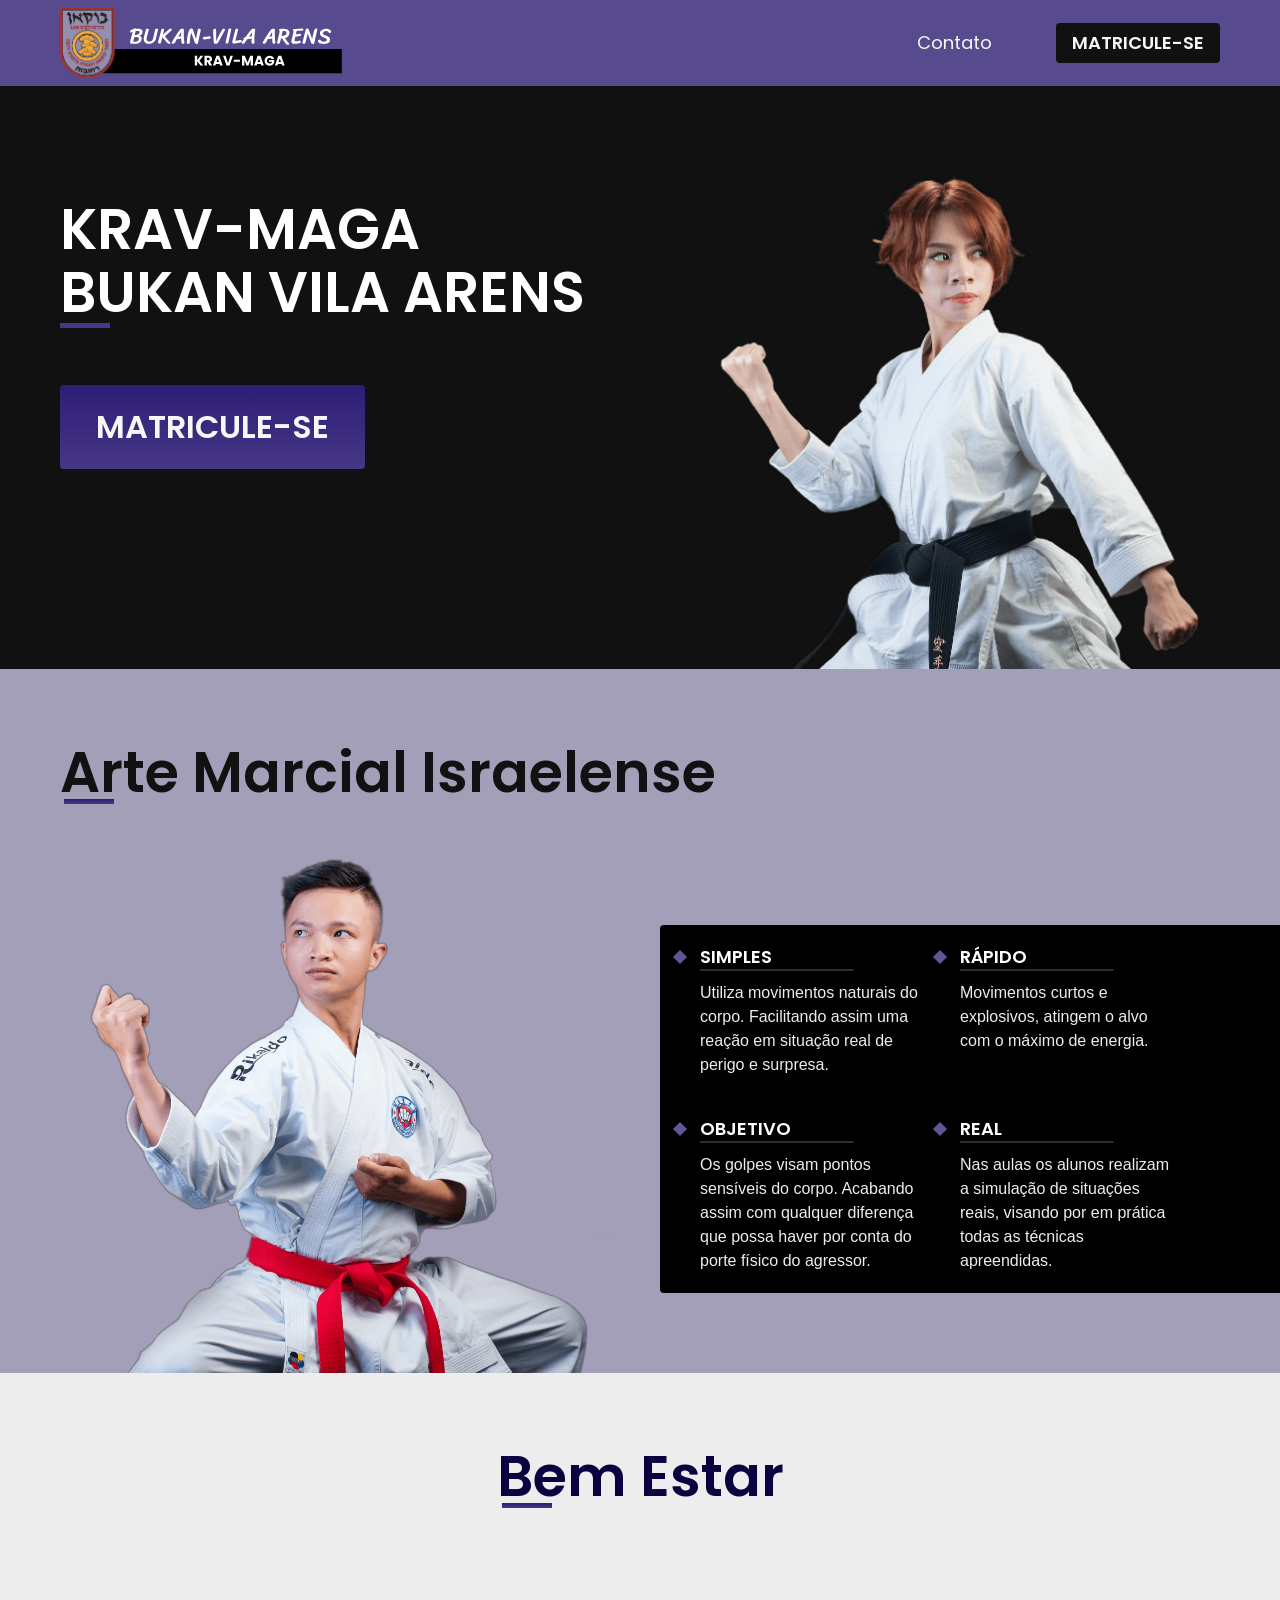
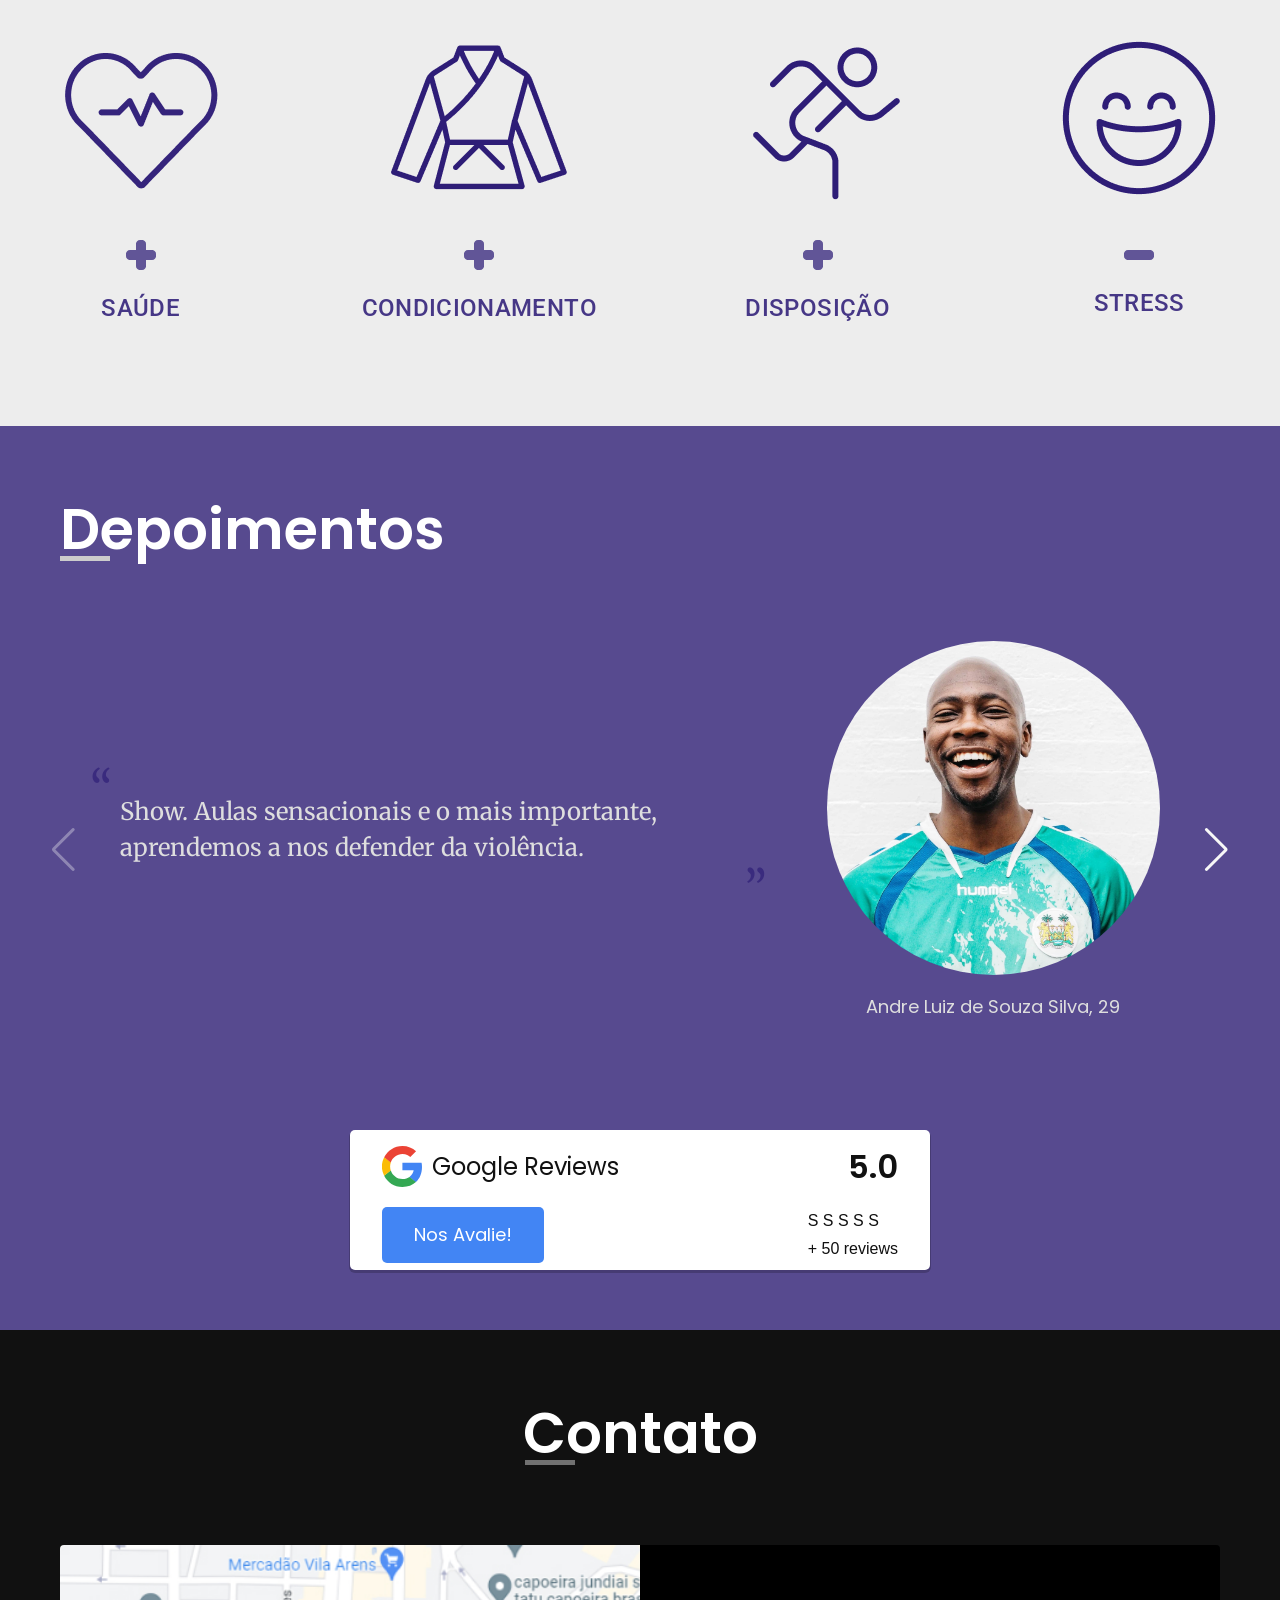
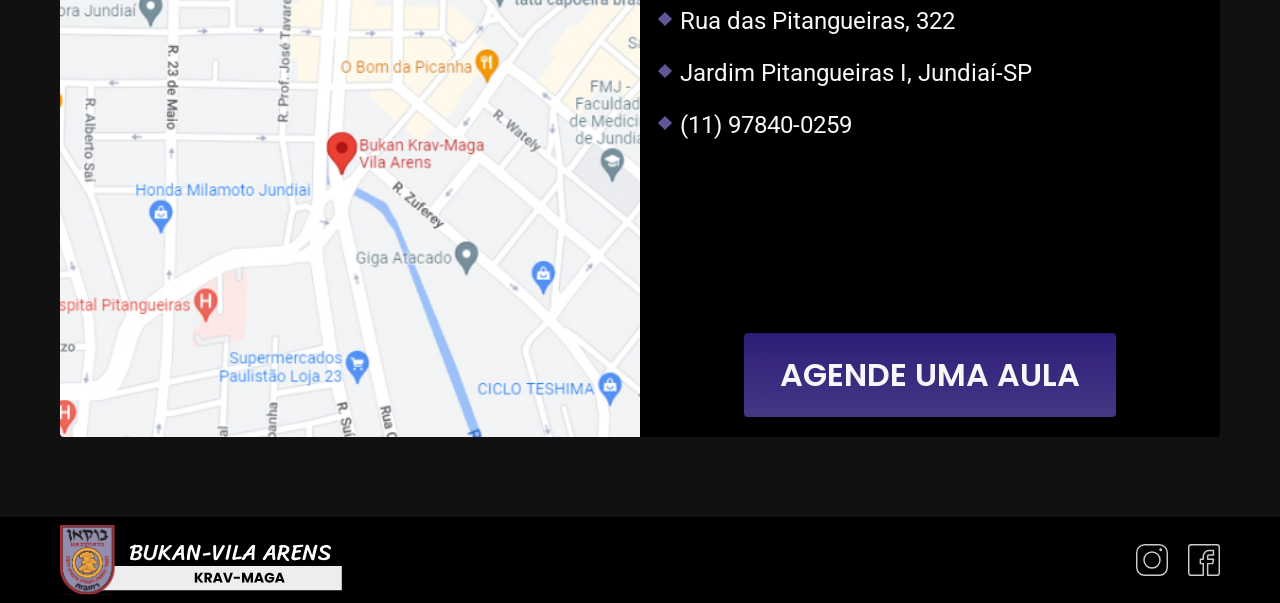
<file: index.html>
<!DOCTYPE html>
<html lang="en">

<head>
  <meta charset="UTF-8">
  <meta http-equiv="X-UA-Compatible" content="IE=edge">
  <meta name="viewport" content="width=device-width, initial-scale=1.0">
  <link rel="icon" type="image/x-icon" href="./img/icon.ico">
  <link rel="preconnect" href="https://fonts.googleapis.com">
  <link rel="preconnect" href="https://fonts.gstatic.com" crossorigin>
  <link href="https://fonts.googleapis.com/css2?family=Merriweather:ital,wght@1,900&family=Poppins:wght@400;600&family=Roboto:wght@500&display=swap" rel="stylesheet">
  <link rel="stylesheet" href="./style.css">
  <link rel="stylesheet" href="https://cdn.jsdelivr.net/npm/swiper@11/swiper-bundle.min.css" />
  <title>Bukan Vila Arens - Krav Maga</title>
</head>

<body>
  <div class="header-fino-bg">
    <div class="header-fino container">
      <img src="./img/logo-mini.png" alt="">
      <a href="https://venda.nextfit.com.br/84975d6c-fbd7-4f1c-8184-515aad8ee9af/contratos" class="botao-header font-1-s">Matricule-se</a>
    </div>
  </div>
  <header class="header-bg">
    <div class="header container">
      <img src="./img/logo.svg" alt="">
      <nav>
        <ul>
          <li class="contato-button"><a href="#contato" class="font-1-m">Contato</a></li>
          <li><a href="https://venda.nextfit.com.br/84975d6c-fbd7-4f1c-8184-515aad8ee9af/contratos" class="botao-header font-1-m-b">Matricule-se</a></li>
        </ul>
      </nav>
    </div>
  </header>


  <main class="banner-bg">
    <div class="banner container">
      <div class="banner-conteudo">
        <h1 class="font-1-xxl cor-0">KRAV-MAGA BUKAN VILA ARENS</h1>
        <a href="https://venda.nextfit.com.br/84975d6c-fbd7-4f1c-8184-515aad8ee9af/contratos" class="botao-primario font-1-xl cor-1">matricule-se</a>
      </div>
      <img src="./img/intro.png" alt="">
    </div>
  </main>

  <article class="defesa-bg">
    <div class="defesa container">
      <h1 class="font-1-xxl cor-11">Arte Marcial Israelense</h1>
      <div class="defesa-conteudo">
        <img src="./img/defesa.png" alt="">
        <div class="defesa-texto">
          <div class="defesa-texto-item">
            <h2 class="font-1-m-b">SIMPLES</h2>
            <p class="font-2-s">Utiliza movimentos naturais do corpo. Facilitando assim uma reação em situação real de perigo e surpresa.</p>
          </div>
          <div class="defesa-texto-item">
            <h2 class="font-1-m-b">RÁPIDO</h2>
            <p class="font-2-s">Movimentos curtos e explosivos, atingem o alvo com o máximo de energia.</p>
          </div>
          <div class="defesa-texto-item">
            <h2 class="font-1-m-b">OBJETIVO</h2>
            <p class="font-2-s">Os golpes visam pontos sensíveis do corpo. Acabando assim com qualquer diferença que possa haver por conta do porte físico do agressor.</p>
          </div>
          <div class="defesa-texto-item">
            <h2 class="font-1-m-b">REAL</h2>
            <p class="font-2-s">Nas aulas os alunos realizam a simulação de situações reais, visando por em prática todas as técnicas apreendidas.</p>
          </div>
        </div>
      </div>
    </div>

  </article>

  <article class="bem-estar-bg">
    <div class="bem-estar">
      <h1 class="font-1-xxl cor-p10 container">Bem Estar</h1>
      <div class="bem-estar-conteudo">
        <div>
          <img src="./img/bem-estar/bemestar1.png" alt="">
          <h3 class="font-2-l-b cor-p8">Saúde</h3>
        </div>
        <div>
          <img src="./img/bem-estar/bemestar2.png" alt="">
          <h3 class="font-2-l-b cor-p8">Condicionamento</h3>
        </div>
        <div>
          <img src="./img/bem-estar/bemestar3.png" alt="">
          <h3 class="font-2-l-b cor-p8">Disposição</h3>
        </div>
        <div>
          <img src="./img/bem-estar/bemestar4.png" alt="">
          <h3 class="font-2-l-b cor-p8">Stress</h3>
        </div>
      </div>
    </div>
  </article>

  <div class="depoimento-bg">
    <h1 class="font-1-xxl cor-0 container">Depoimentos</h1>
    <div class="swiper mySwiper container">
      <div class="swiper-wrapper">
        <div class="swiper-slide">
          <div class="depoimento-detalhe">
            <blockquote class="font-1-l cor-3">
              <p>Show. Aulas sensacionais e o mais importante, aprendemos a nos defender da violência.</p>
            </blockquote>
            <div class="depoimento-pessoa">
              <img src="./img/depoimentos/pessoas/1.jpg" alt="">
              <p class="font-1-m cor-3">Andre Luiz de Souza Silva, 29</p>
            </div>
          </div>
        </div>
        <div class="swiper-slide">
          <div class="depoimento-detalhe">
            <blockquote class="font-1-l cor-3">
              <p>Sua expertise e abordagem dedicada ao ensino desta arte de defesa pessoal são notáveis. Sua paixão por transmitir habilidades práticas e promover a confiança é verdadeiramente inspiradora.</p>
            </blockquote>
            <div class="depoimento-pessoa">
              <img src="./img/depoimentos/pessoas/2.jpg" alt="">
              <p class="font-1-m cor-3">Rafaella, 32</p>
            </div>
          </div>
        </div>
        <div class="swiper-slide">
          <div class="depoimento-detalhe">
            <blockquote class="font-1-l cor-3">
              <p>Sua habilidade em ensinar técnicas de autodefesa com eficiência e foco é admirável. Agradeço por compartilhar seu conhecimento e nos capacitar a enfrentar desafios com coragem e segurança</p>
            </blockquote>
            <div class="depoimento-pessoa">
              <img src="./img/depoimentos/pessoas/3.jpg" alt="">
              <p class="font-1-m cor-3">Glauco, 45</p>
            </div>
          </div>
        </div>
        <div class="swiper-slide">
          <div class="depoimento-detalhe">
            <blockquote class="font-1-l cor-3">
              <p>Professor, sua abordagem no ensino de Krav Maga vai além das técnicas, é um verdadeiro guia para o autodesenvolvimento. Obrigado por nos orientar não apenas na defesa pessoal, mas também no fortalecimento mental e físico. Você faz a diferença nas vidas de seus alunos.</p>
            </blockquote>
            <div class="depoimento-pessoa">
              <img src="./img/depoimentos/pessoas/4.jpg" alt="">
              <p class="font-1-m cor-3">Fernanda, 19</p>
            </div>
          </div>
        </div>
      </div>
      <div class="swiper-button-next"></div>
      <div class="swiper-button-prev"></div>
    </div>
    <div class="google container">
      <div class="google-review">
        <div class="google-nota">
          <div class="google-logo">
            <img src="./img/google.svg" alt="" width="40px">
            <p class="font-1-l">Google Reviews</p>
          </div>
          <p class="font-1-xl">5.0</p>
        </div>
        <div class="google-user">
          <a href="" class="font-1-m">
            <div class="google-button">
              Nos Avalie!
            </div>
          </a>
          <div class="google-stars">
            <span>S S S S S</span>
            <p>+ 50 reviews</p>
          </div>
        </div>
      </div>
    </div>
  </div>

  <article class="contato-bg">
    <div id="contato" class="contato container">
      <h1 class="font-1-xxl cor-0 container">Contato</h1>
      <div class="contato-conteudo">
        <div>
          <img src="./img/mapa/mapa.jpg" alt="">
        </div>
        <div class="contato-detalhes">
          <ul>
            <li class="font-2-l">
              Rua das Pitangueiras, 322
            </li>
            <li class="font-2-l">
              Jardim Pitangueiras I, Jundiaí-SP
            </li>
            <li class="font-2-l">
              (11) 97840-0259
            </li>
          </ul>
          <div>
            <a href=" https://agendamento.nextfit.com.br/9d286d6a-3366-4087-a16e-9884ce98c8f1" class="botao-primario font-1-xl cor-1">AGENDE UMA AULA</a>
          </div>
        </div>
      </div>
    </div>

  </article>
  <a href="https://wa.me/5511947902909">

    <div class="whatsapp-bg">
      <div class="whatsapp ">
        <div class="whatsapp-conteudo">
          <div class="whatsapp-img">
            <img src="./img/icons8-whatsapp.svg" alt="">
          </div>
          <p class="font-1-m">Fale Conosco</p>
        </div>
      </div>
    </div>
  </a>

  <footer class="footer-bg">
    <div class="container footer">
      <img src="./img/logo-branco.svg" alt="">
      <ul>
        <li><a href="https://www.instagram.com/bukan.jundiai.vilaarens/"><img src="./img/sociais/instagram.svg" alt=""></a></li>
        <li><a href="https://www.facebook.com/bukankravmagavilaarens/"><img src="./img/sociais/facebook.svg" alt=""></a></li>
      </ul>
    </div>

  </footer>

  <script src="./script.js" type="module"></script>
  <script src="https://cdn.jsdelivr.net/npm/swiper@11/swiper-bundle.min.js"></script>

  <script>
    let swiper = new Swiper(".mySwiper", {
      navigation: {
        nextEl: ".swiper-button-next",
        prevEl: ".swiper-button-prev",
      },
    });
  </script>
</body>

</html>
</file>
<file: style.css>
/* Utilitarios */
@import "./css/utilitarios/componentes.css";
@import "./css/utilitarios/cores.css";
@import "./css/utilitarios/tipografia.css";

/* GLOBAL */
@import "./css/global/global.css";
@import "./css/global/header.css";
@import "./css/global/footer.css";

/* HOME */
@import "./css/home/banner.css";
@import "./css/home/defesa.css";
@import "./css/home/bem-estar.css";
@import "./css/home/depoimento.css";
@import "./css/home/contato.css";
</file>
